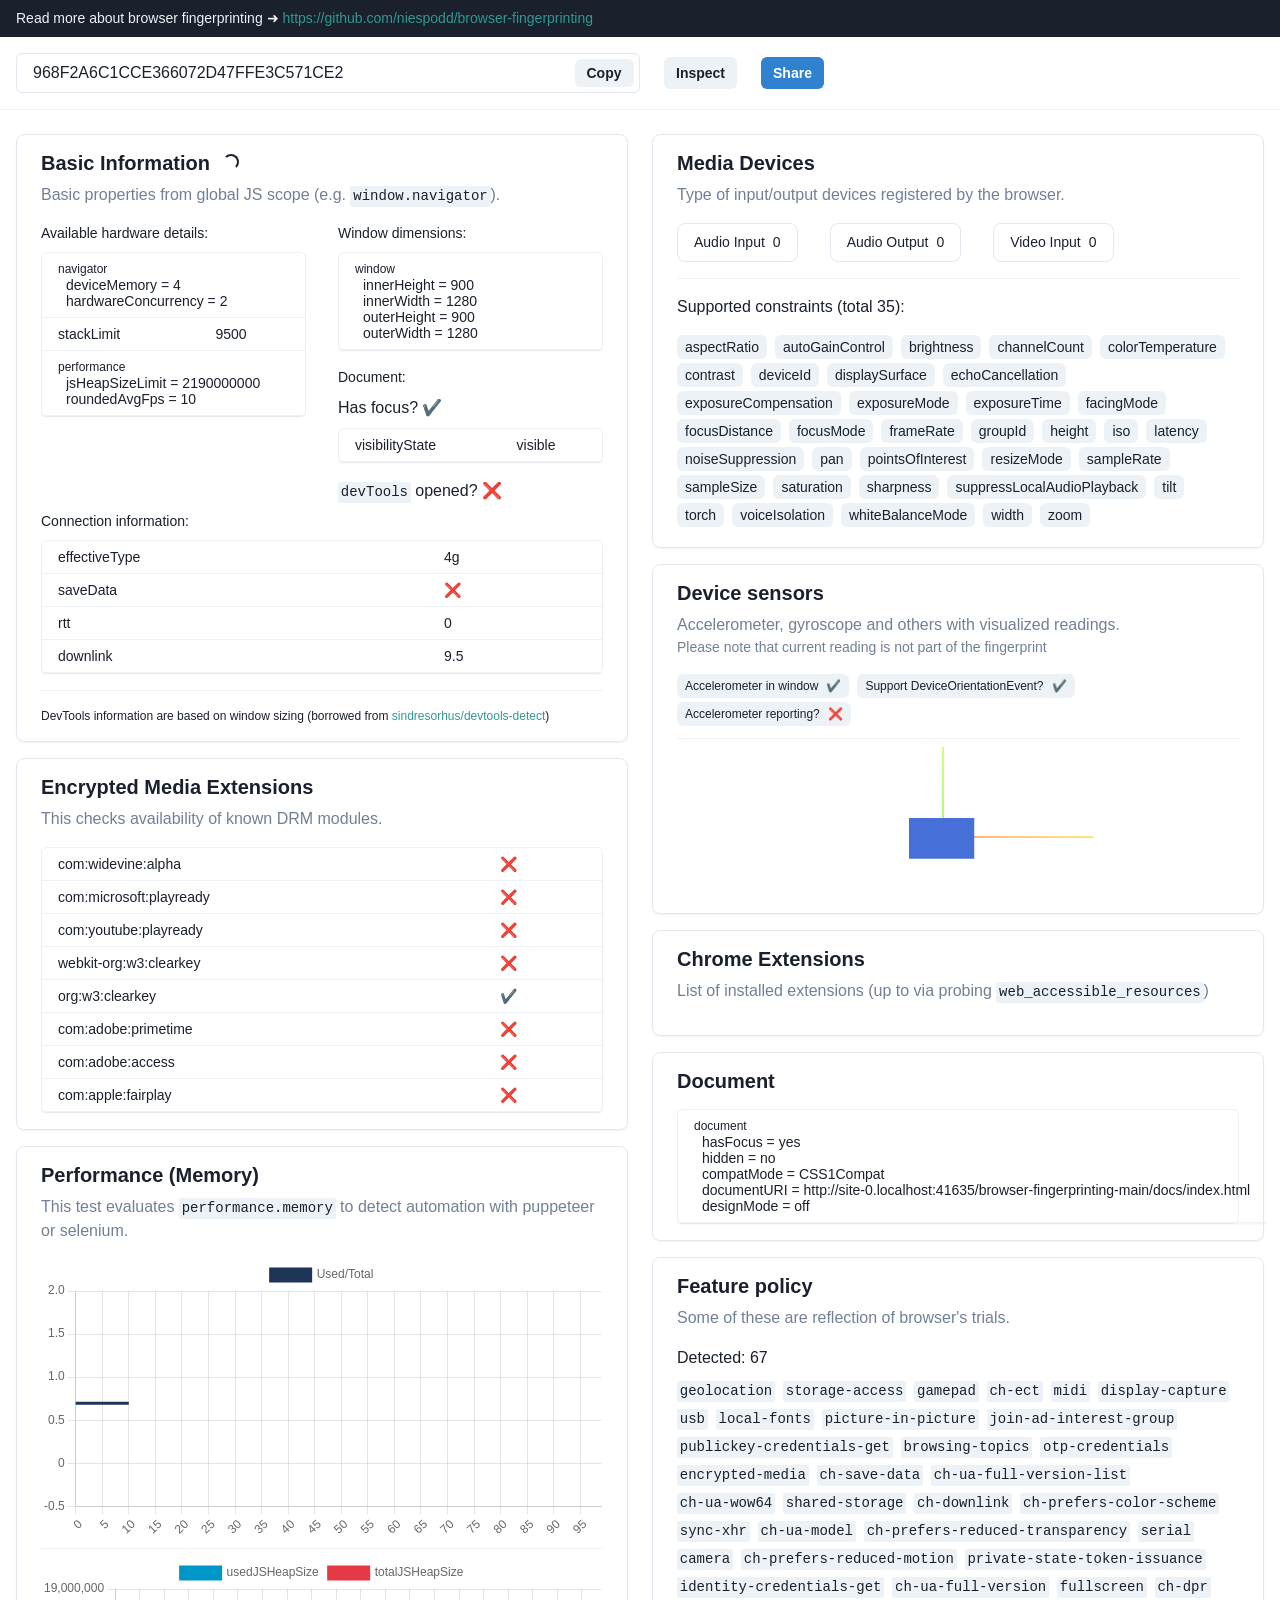
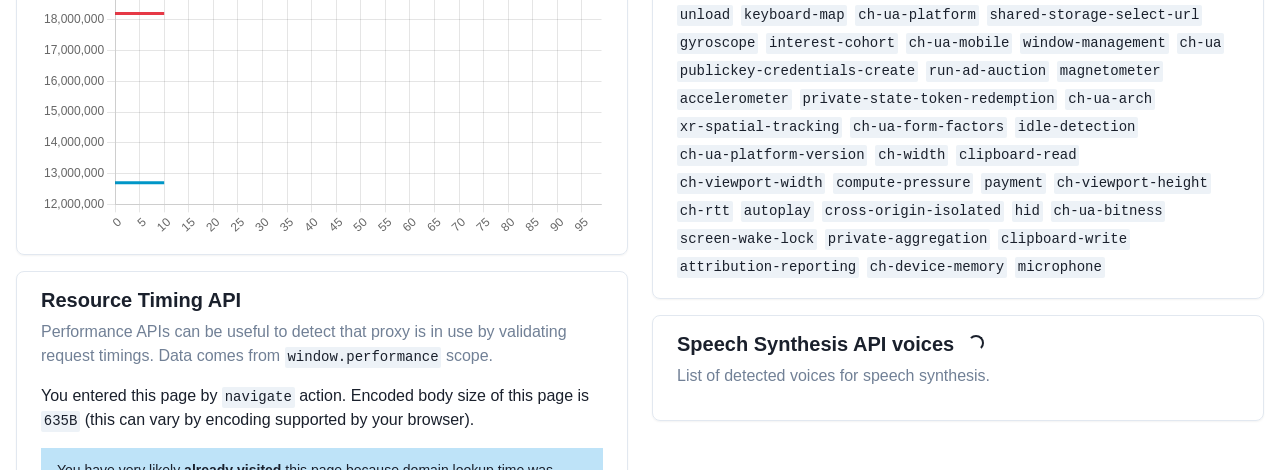
<file: browser-fingerprinting-main/docs/index.html>
<!DOCTYPE html>
<html lang="en">
  <head>
    <meta charset="UTF-8" />
    <meta name="viewport" content="width=device-width, initial-scale=1.0" />
    <title>tester at niespodd/browser-fingerprinting</title>
    <style>
      .bia {
        -webkit-column-break-inside: avoid;
          page-break-inside: avoid;
               break-inside: avoid;
      }
    </style>
  <script type="module" crossorigin src="assets/index.e859646e.js"></script>
  <link rel="modulepreload" href="assets/vendor.0d07671f.js">
  <link rel="stylesheet" href="assets/index.f44316bf.css">
</head>
  <body>
    <div id="root"></div>
    
  </body>
</html>
</file>
<file: browser-fingerprinting-main/docs/assets/index.f44316bf.css>
.__json-pretty__{line-height:1.3;color:#66d9ef;background:#272822;overflow:auto}.__json-pretty__ .__json-key__{color:#f92672}.__json-pretty__ .__json-value__{color:#a6e22e}.__json-pretty__ .__json-string__{color:#fd971f}.__json-pretty__ .__json-boolean__{color:#ac81fe}.__json-pretty-error__{line-height:1.3;color:#66d9ef;background:#272822;overflow:auto}
</file>
